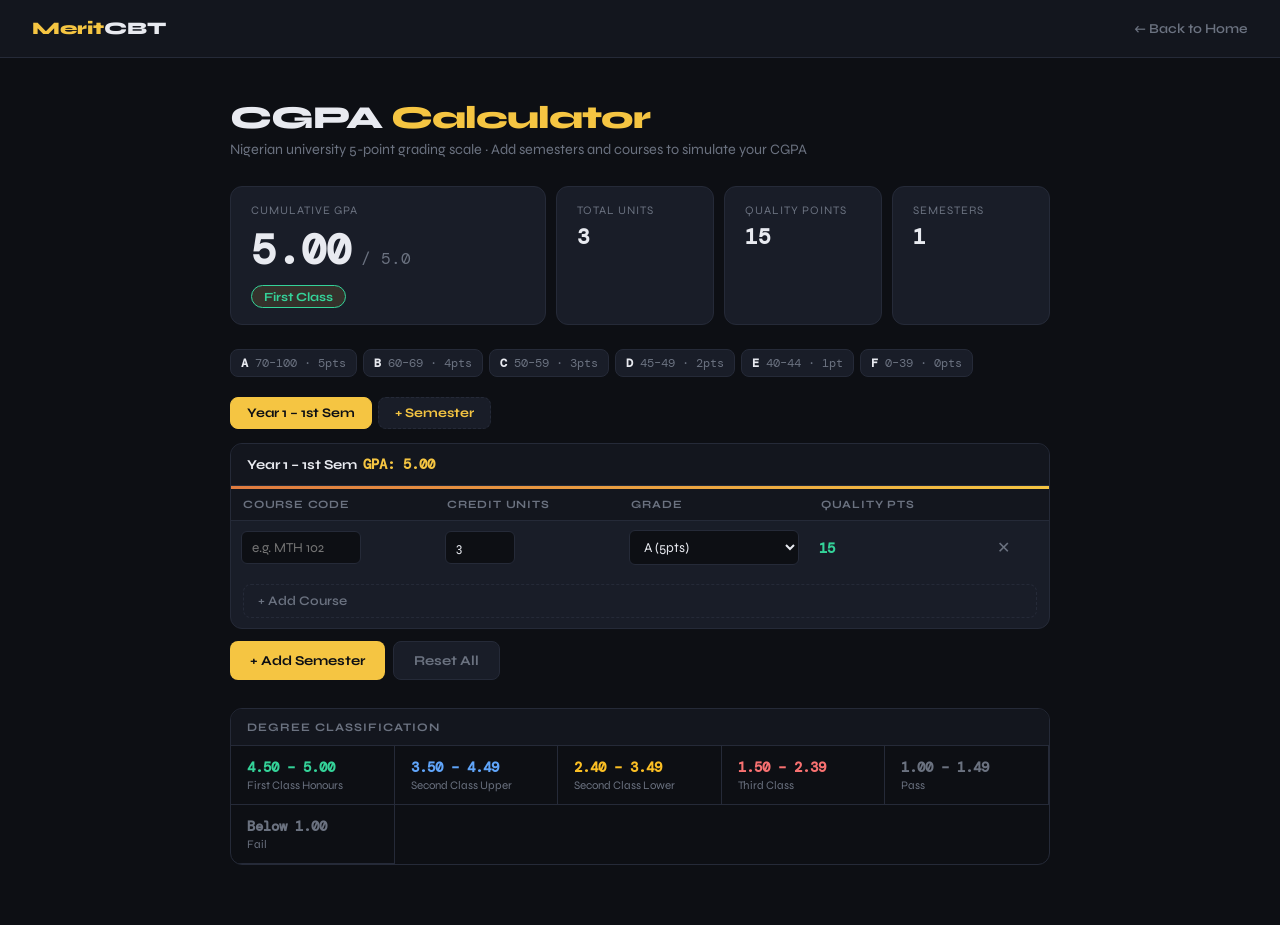
<file: templates/cgpa.html>
<!DOCTYPE html>
<html lang="en">
<head>
  <meta charset="UTF-8" />
  <meta name="viewport" content="width=device-width, initial-scale=1.0" />
  <title>CGPA Calculator – Merit CBT</title>
  <link href="https://fonts.googleapis.com/css2?family=Syne:wght@400;600;700;800&family=DM+Mono:wght@400;500&display=swap" rel="stylesheet" />
  <style>
    *, *::before, *::after { box-sizing: border-box; margin: 0; padding: 0; }
    :root {
      --bg: #0d0f14; --surface: #13161e; --card: #191d28; --border: #252a38;
      --accent: #f5c542; --text: #e8eaf0; --muted: #6b7280;
      --success: #34d399; --warn: #fbbf24; --danger: #f87171; --info: #60a5fa;
      --radius: 12px;
    }
    body { font-family: 'Syne', sans-serif; background: var(--bg); color: var(--text); min-height: 100vh; padding-bottom: 60px; }

    header { background: var(--surface); border-bottom: 1px solid var(--border); padding: 18px 32px; display: flex; align-items: center; justify-content: space-between; position: sticky; top: 0; z-index: 100; }
    .logo { font-size: 1.1rem; font-weight: 800; color: var(--accent); }
    .logo span { color: var(--text); }
    header a { font-size: .85rem; color: var(--muted); text-decoration: none; font-weight: 600; }
    header a:hover { color: var(--accent); }

    .page { max-width: 860px; margin: 0 auto; padding: 40px 20px 0; }
    .page-title { font-size: 2rem; font-weight: 800; letter-spacing: -1px; margin-bottom: 4px; }
    .page-title span { color: var(--accent); }
    .page-sub { color: var(--muted); font-size: .9rem; margin-bottom: 28px; }

    .board { display: grid; grid-template-columns: 2fr 1fr 1fr 1fr; gap: 10px; margin-bottom: 24px; }
    .metric { background: var(--card); border: 1px solid var(--border); border-radius: var(--radius); padding: 16px 20px; }
    .metric-label { font-size: .72rem; color: var(--muted); text-transform: uppercase; letter-spacing: 1px; margin-bottom: 6px; }
    .metric-value { font-family: 'DM Mono', monospace; font-size: 1.3rem; font-weight: 700; }
    #cgpaVal { font-size: 2.6rem; }
    .denom { font-size: 1rem; color: var(--muted); font-weight: 400; }
    .class-badge { display: inline-block; margin-top: 8px; padding: 3px 12px; border-radius: 20px; font-size: .78rem; font-weight: 700; background: rgba(245,197,66,.12); color: var(--accent); border: 1px solid rgba(245,197,66,.3); }

    .scale-row { display: flex; gap: 6px; flex-wrap: wrap; margin-bottom: 20px; }
    .chip { font-size: .75rem; font-family: 'DM Mono', monospace; padding: 5px 10px; border-radius: 8px; border: 1px solid var(--border); background: var(--card); color: var(--muted); }
    .chip b { color: var(--text); }

    .sem-tabs { display: flex; gap: 6px; flex-wrap: wrap; margin-bottom: 14px; }
    .sem-tab { padding: 7px 16px; border-radius: 8px; border: 1px solid var(--border); background: var(--card); color: var(--muted); font-family: 'Syne', sans-serif; font-size: .82rem; font-weight: 700; cursor: pointer; }
    .sem-tab:hover { border-color: var(--accent); color: var(--text); }
    .sem-tab.active { background: var(--accent); color: #0d0f14; border-color: var(--accent); }
    .sem-tab.add { border-style: dashed; color: var(--accent); }

    .panel { display: none; }
    .panel.active { display: block; }
    .sem-card { background: var(--card); border: 1px solid var(--border); border-radius: var(--radius); overflow: hidden; margin-bottom: 12px; }
    .sem-head { display: flex; justify-content: space-between; align-items: center; padding: 12px 16px; background: var(--surface); border-bottom: 1px solid var(--border); font-size: .85rem; font-weight: 700; }
    .sem-gpa { font-family: 'DM Mono', monospace; color: var(--accent); font-size: .85rem; }
    .progress-bar { height: 3px; background: var(--border); }
    .progress-fill { height: 3px; background: linear-gradient(90deg, #e07b3f, var(--accent)); transition: width .4s; }

    table { width: 100%; border-collapse: collapse; }
    thead th { padding: 9px 12px; font-size: .7rem; font-weight: 700; text-transform: uppercase; letter-spacing: .8px; color: var(--muted); text-align: left; background: var(--surface); border-bottom: 1px solid var(--border); }
    td { padding: 9px 10px; border-bottom: 1px solid var(--border); }
    tr:last-child td { border-bottom: none; }

    input[type=text], input[type=number], select {
      background: var(--bg); border: 1px solid var(--border); color: var(--text);
      border-radius: 6px; padding: 7px 10px; font-family: 'Syne', sans-serif;
      font-size: .85rem; width: 100%; outline: none;
    }
    input:focus, select:focus { border-color: var(--accent); }
    select option { background: var(--bg); }
    .qp { font-family: 'DM Mono', monospace; font-size: .9rem; font-weight: 700; color: var(--success); }
    .del { background: none; border: none; color: var(--muted); cursor: pointer; font-size: 1rem; padding: 3px 7px; border-radius: 5px; }
    .del:hover { color: var(--danger); background: rgba(248,113,113,.12); }
    .add-row { display: flex; align-items: center; gap: 8px; width: calc(100% - 24px); margin: 10px 12px; padding: 8px 14px; border: 1px dashed var(--border); border-radius: 8px; background: none; color: var(--muted); cursor: pointer; font-family: 'Syne', sans-serif; font-size: .82rem; font-weight: 600; }
    .add-row:hover { border-color: var(--accent); color: var(--accent); }

    .controls { display: flex; gap: 8px; flex-wrap: wrap; margin-top: 6px; }
    .btn { padding: 10px 20px; border-radius: 8px; font-family: 'Syne', sans-serif; font-size: .85rem; font-weight: 700; cursor: pointer; border: none; }
    .btn-primary { background: var(--accent); color: #0d0f14; }
    .btn-ghost { background: var(--card); color: var(--muted); border: 1px solid var(--border); }

    .class-guide { margin-top: 28px; border: 1px solid var(--border); border-radius: var(--radius); overflow: hidden; }
    .class-guide-header { padding: 11px 16px; background: var(--surface); border-bottom: 1px solid var(--border); font-size: .72rem; font-weight: 700; text-transform: uppercase; letter-spacing: 1px; color: var(--muted); }
    .class-grid { display: grid; grid-template-columns: repeat(auto-fill, minmax(140px, 1fr)); }
    .class-item { padding: 12px 16px; border-right: 1px solid var(--border); border-bottom: 1px solid var(--border); }
    .class-range { font-family: 'DM Mono', monospace; font-size: .9rem; font-weight: 700; }
    .class-name { font-size: .72rem; color: var(--muted); margin-top: 2px; }

    @media(max-width:600px){
      .board { grid-template-columns: 1fr 1fr; }
      .metric:first-child { grid-column: 1 / -1; }
      thead { display: none; }
      td { display: block; padding: 6px 12px; }
    }
  </style>
</head>
<body>

<header>
  <div class="logo">Merit<span>CBT</span></div>
  <a href="/">&#8592; Back to Home</a>
</header>

<div class="page">
  <h1 class="page-title">CGPA <span>Calculator</span></h1>
  <p class="page-sub">Nigerian university 5-point grading scale &middot; Add semesters and courses to simulate your CGPA</p>

  <div class="board">
    <div class="metric">
      <div class="metric-label">Cumulative GPA</div>
      <div class="metric-value"><span id="cgpaVal">0.00</span><span class="denom"> / 5.0</span></div>
      <div class="class-badge" id="classBadge">&#8212;</div>
    </div>
    <div class="metric">
      <div class="metric-label">Total Units</div>
      <div class="metric-value" id="statUnits">0</div>
    </div>
    <div class="metric">
      <div class="metric-label">Quality Points</div>
      <div class="metric-value" id="statPts">0</div>
    </div>
    <div class="metric">
      <div class="metric-label">Semesters</div>
      <div class="metric-value" id="statSems">0</div>
    </div>
  </div>

  <div class="scale-row">
    <div class="chip"><b>A</b> 70&#8211;100 &middot; 5pts</div>
    <div class="chip"><b>B</b> 60&#8211;69 &middot; 4pts</div>
    <div class="chip"><b>C</b> 50&#8211;59 &middot; 3pts</div>
    <div class="chip"><b>D</b> 45&#8211;49 &middot; 2pts</div>
    <div class="chip"><b>E</b> 40&#8211;44 &middot; 1pt</div>
    <div class="chip"><b>F</b> 0&#8211;39 &middot; 0pts</div>
  </div>

  <div class="sem-tabs" id="semTabs"></div>
  <div id="semPanels"></div>

  <div class="controls">
    <button class="btn btn-primary" onclick="addSemester()">+ Add Semester</button>
    <button class="btn btn-ghost" onclick="if(confirm('Reset everything?')){semesters=[];activeSem=0;addSemester()}">Reset All</button>
  </div>

  <div class="class-guide">
    <div class="class-guide-header">Degree Classification</div>
    <div class="class-grid">
      <div class="class-item"><div class="class-range" style="color:var(--success)">4.50 &#8211; 5.00</div><div class="class-name">First Class Honours</div></div>
      <div class="class-item"><div class="class-range" style="color:var(--info)">3.50 &#8211; 4.49</div><div class="class-name">Second Class Upper</div></div>
      <div class="class-item"><div class="class-range" style="color:var(--warn)">2.40 &#8211; 3.49</div><div class="class-name">Second Class Lower</div></div>
      <div class="class-item"><div class="class-range" style="color:var(--danger)">1.50 &#8211; 2.39</div><div class="class-name">Third Class</div></div>
      <div class="class-item"><div class="class-range" style="color:var(--muted)">1.00 &#8211; 1.49</div><div class="class-name">Pass</div></div>
      <div class="class-item"><div class="class-range" style="color:var(--muted)">Below 1.00</div><div class="class-name">Fail</div></div>
    </div>
  </div>
</div>

<script>
  var GP = { A: 5, B: 4, C: 3, D: 2, E: 1, F: 0 };
  var semesters = [], activeSem = 0;

  function addSemester() {
    var n = semesters.length + 1;
    var yr = Math.ceil(n / 2), half = n % 2 === 1 ? '1st' : '2nd';
    semesters.push({ name: 'Year ' + yr + ' \u2013 ' + half + ' Sem', courses: [] });
    activeSem = semesters.length - 1;
    addCourse(activeSem, false);
    render();
  }

  function addCourse(si, doRender) {
    semesters[si].courses.push({ code: '', units: 3, grade: 'A' });
    if (doRender !== false) render();
  }

  function delCourse(si, ci) { semesters[si].courses.splice(ci, 1); render(); }

  function delSem(si) {
    if (semesters.length < 2) return;
    semesters.splice(si, 1);
    if (activeSem >= semesters.length) activeSem = semesters.length - 1;
    render();
  }

  function setCourse(si, ci, field, val) {
    if (field === 'units') {
      var parsed = parseInt(val) || 0;
      semesters[si].courses[ci][field] = Math.max(0, Math.min(6, parsed));
    } else {
      semesters[si].courses[ci][field] = val;
    }
    render();
  }

  function semGPA(sem) {
    var p = 0, u = 0;
    for (var i = 0; i < sem.courses.length; i++) {
      var c = sem.courses[i];
      if (c.units > 0) { p += (GP[c.grade] || 0) * c.units; u += c.units; }
    }
    return u ? p / u : 0;
  }

  function calcCGPA() {
    var p = 0, u = 0;
    for (var s = 0; s < semesters.length; s++) {
      for (var i = 0; i < semesters[s].courses.length; i++) {
        var c = semesters[s].courses[i];
        var units = parseInt(c.units) || 0;
        if (units > 0 && c.grade && GP.hasOwnProperty(c.grade)) { 
          p += (GP[c.grade] * units);
          u += units;
        }
      }
    }
    return { cgpa: u ? Math.round((p / u) * 1000) / 1000 : 0, pts: Math.round(p), units: u };
  }

  function classify(v) {
    if (v >= 4.5) return { label: 'First Class',      color: 'var(--success)' };
    if (v >= 3.5) return { label: '2nd Class Upper',  color: 'var(--info)' };
    if (v >= 2.4) return { label: '2nd Class Lower',  color: 'var(--warn)' };
    if (v >= 1.5) return { label: 'Third Class',      color: 'var(--danger)' };
    if (v >= 1.0) return { label: 'Pass',             color: 'var(--muted)' };
    return           { label: '\u2014',               color: 'var(--muted)' };
  }

  function render() {
    var i, si, ci, sem, gpa, pct, c, qp, opts, g, rows, tabs, panels;

    /* ---- Tabs ---- */
    tabs = '';
    for (i = 0; i < semesters.length; i++) {
      tabs += '<button class="sem-tab' + (i === activeSem ? ' active' : '') +
        '" onclick="activeSem=' + i + ';render()">' + semesters[i].name + '</button>';
    }
    tabs += '<button class="sem-tab add" onclick="addSemester()">+ Semester</button>';
    document.getElementById('semTabs').innerHTML = tabs;

    /* ---- Panels ---- */
    panels = '';
    for (si = 0; si < semesters.length; si++) {
      sem = semesters[si];
      gpa = semGPA(sem);
      pct = (gpa / 5 * 100).toFixed(1);
      rows = '';
      for (ci = 0; ci < sem.courses.length; ci++) {
        c = sem.courses[ci];
        qp = (GP[c.grade] || 0) * (c.units || 0);
        opts = '';
        for (g in GP) {
          opts += '<option value="' + g + '"' + (c.grade === g ? ' selected' : '') + '>' + g + ' (' + GP[g] + 'pts)</option>';
        }
        rows += '<tr>' +
          '<td><input type="text" value="' + c.code + '" placeholder="e.g. MTH 102" oninput="setCourse(' + si + ',' + ci + ',\'code\',this.value)" style="max-width: 120px;"></td>' +
          '<td><input type="number" value="' + c.units + '" min="0" max="6" step="1" style="width:70px" oninput="setCourse(' + si + ',' + ci + ',\'units\',this.value)"></td>' +
          '<td><select onchange="setCourse(' + si + ',' + ci + ',\'grade\',this.value)" style="min-width: 110px;">' + opts + '</select></td>' +
          '<td class="qp">' + Math.round(qp) + '</td>' +
          '<td><button class="del" onclick="delCourse(' + si + ',' + ci + ')">&#x2715;</button></td>' +
          '</tr>';
      }
      panels += '<div class="panel' + (si === activeSem ? ' active' : '') + '">' +
        '<div class="sem-card">' +
        '<div class="sem-head"><span>' + sem.name + ' &nbsp;<span class="sem-gpa">GPA: ' + gpa.toFixed(2) + '</span></span>' +
        (semesters.length > 1 ? '<button class="del" onclick="delSem(' + si + ')">&#x2715; Remove</button>' : '') +
        '</div>' +
        '<div class="progress-bar"><div class="progress-fill" style="width:' + pct + '%"></div></div>' +
        '<table><thead><tr><th>Course Code</th><th>Credit Units</th><th>Grade</th><th>Quality Pts</th><th></th></tr></thead>' +
        '<tbody>' + rows + '</tbody></table>' +
        '<button class="add-row" onclick="addCourse(' + si + ')">+ Add Course</button>' +
        '</div></div>';
    }
    document.getElementById('semPanels').innerHTML = panels;

    /* ---- Board ---- */
    var r = calcCGPA();
    var cls = classify(r.cgpa);
    document.getElementById('cgpaVal').textContent = r.cgpa.toFixed(2);
    document.getElementById('statUnits').textContent = r.units || '0';
    document.getElementById('statPts').textContent = (r.pts || 0);
    document.getElementById('statSems').textContent = semesters.length;
    var badge = document.getElementById('classBadge');
    badge.textContent = cls.label;
    badge.style.color = cls.color;
    badge.style.borderColor = cls.color;
    if (r.units === 0) { badge.style.opacity = '0.5'; }
    else { badge.style.opacity = '1'; }
  }

  addSemester();
</script>
</body>
</html>
</file>
